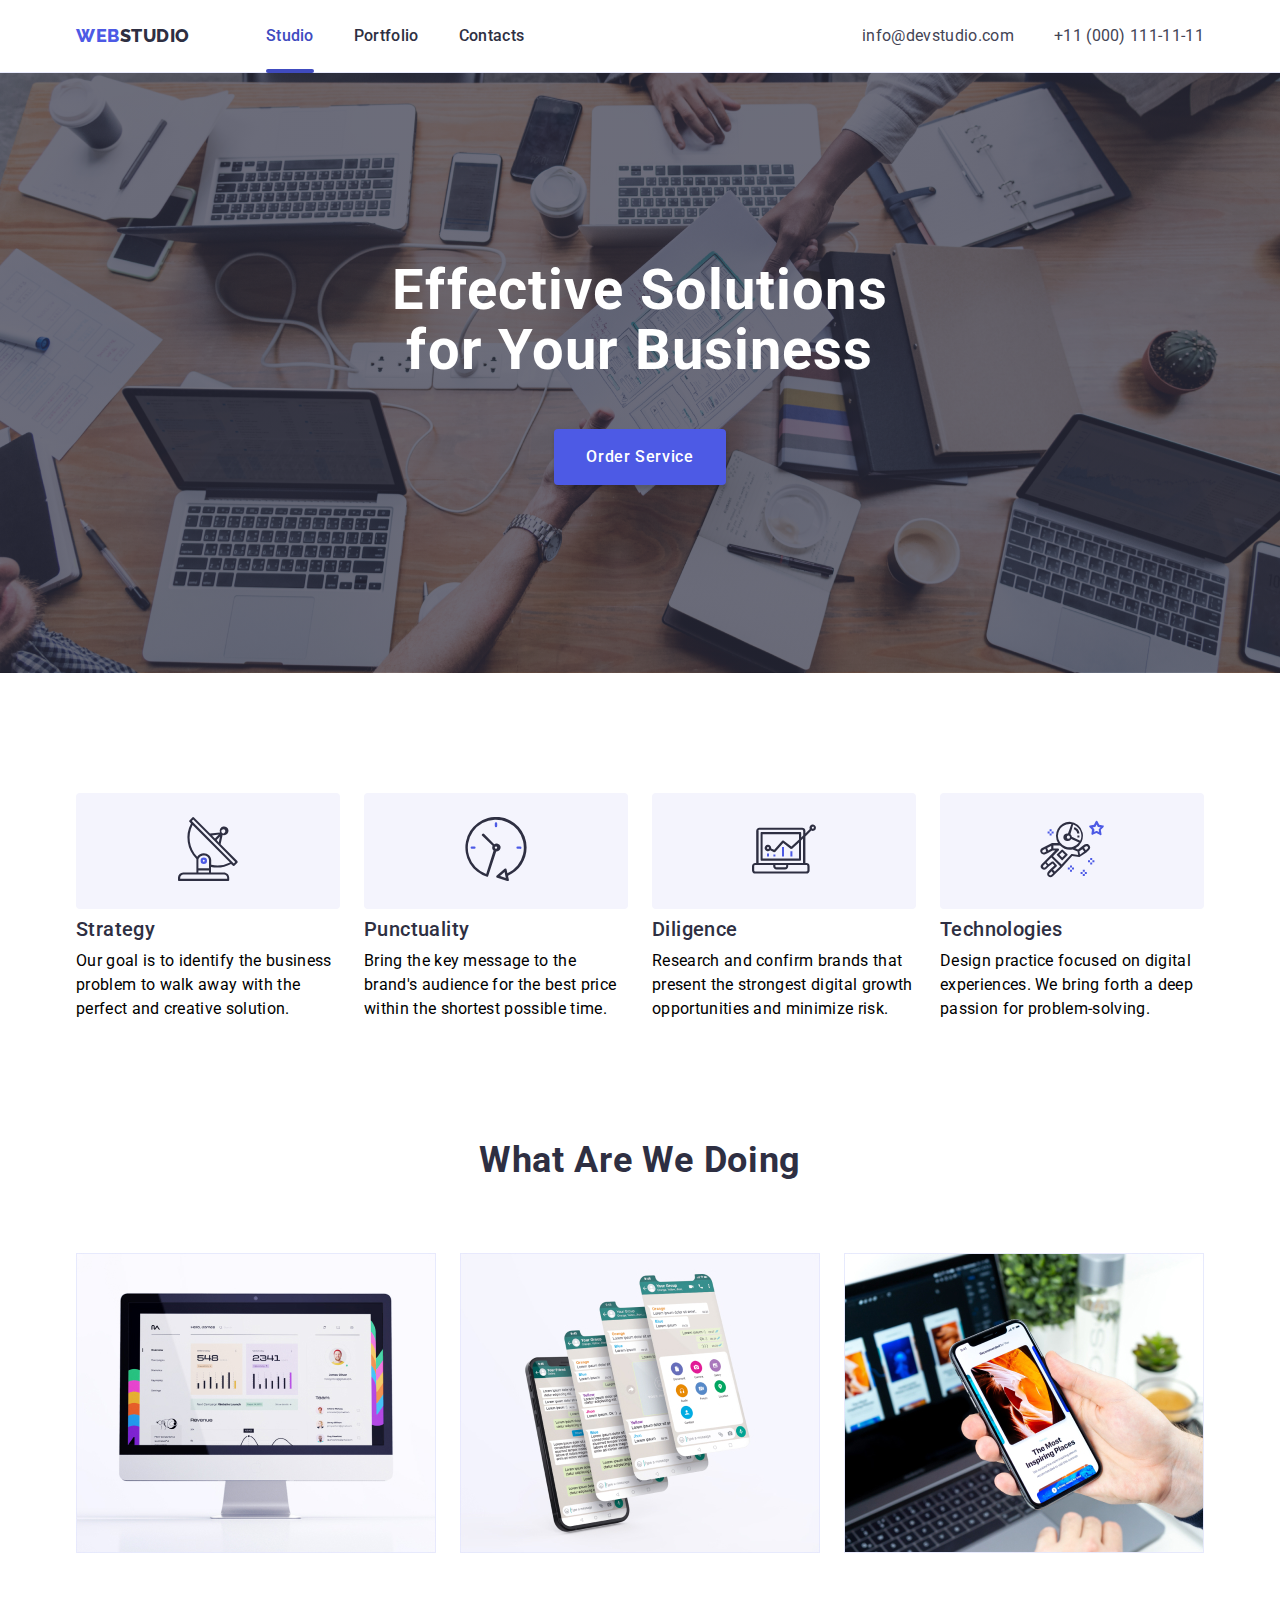
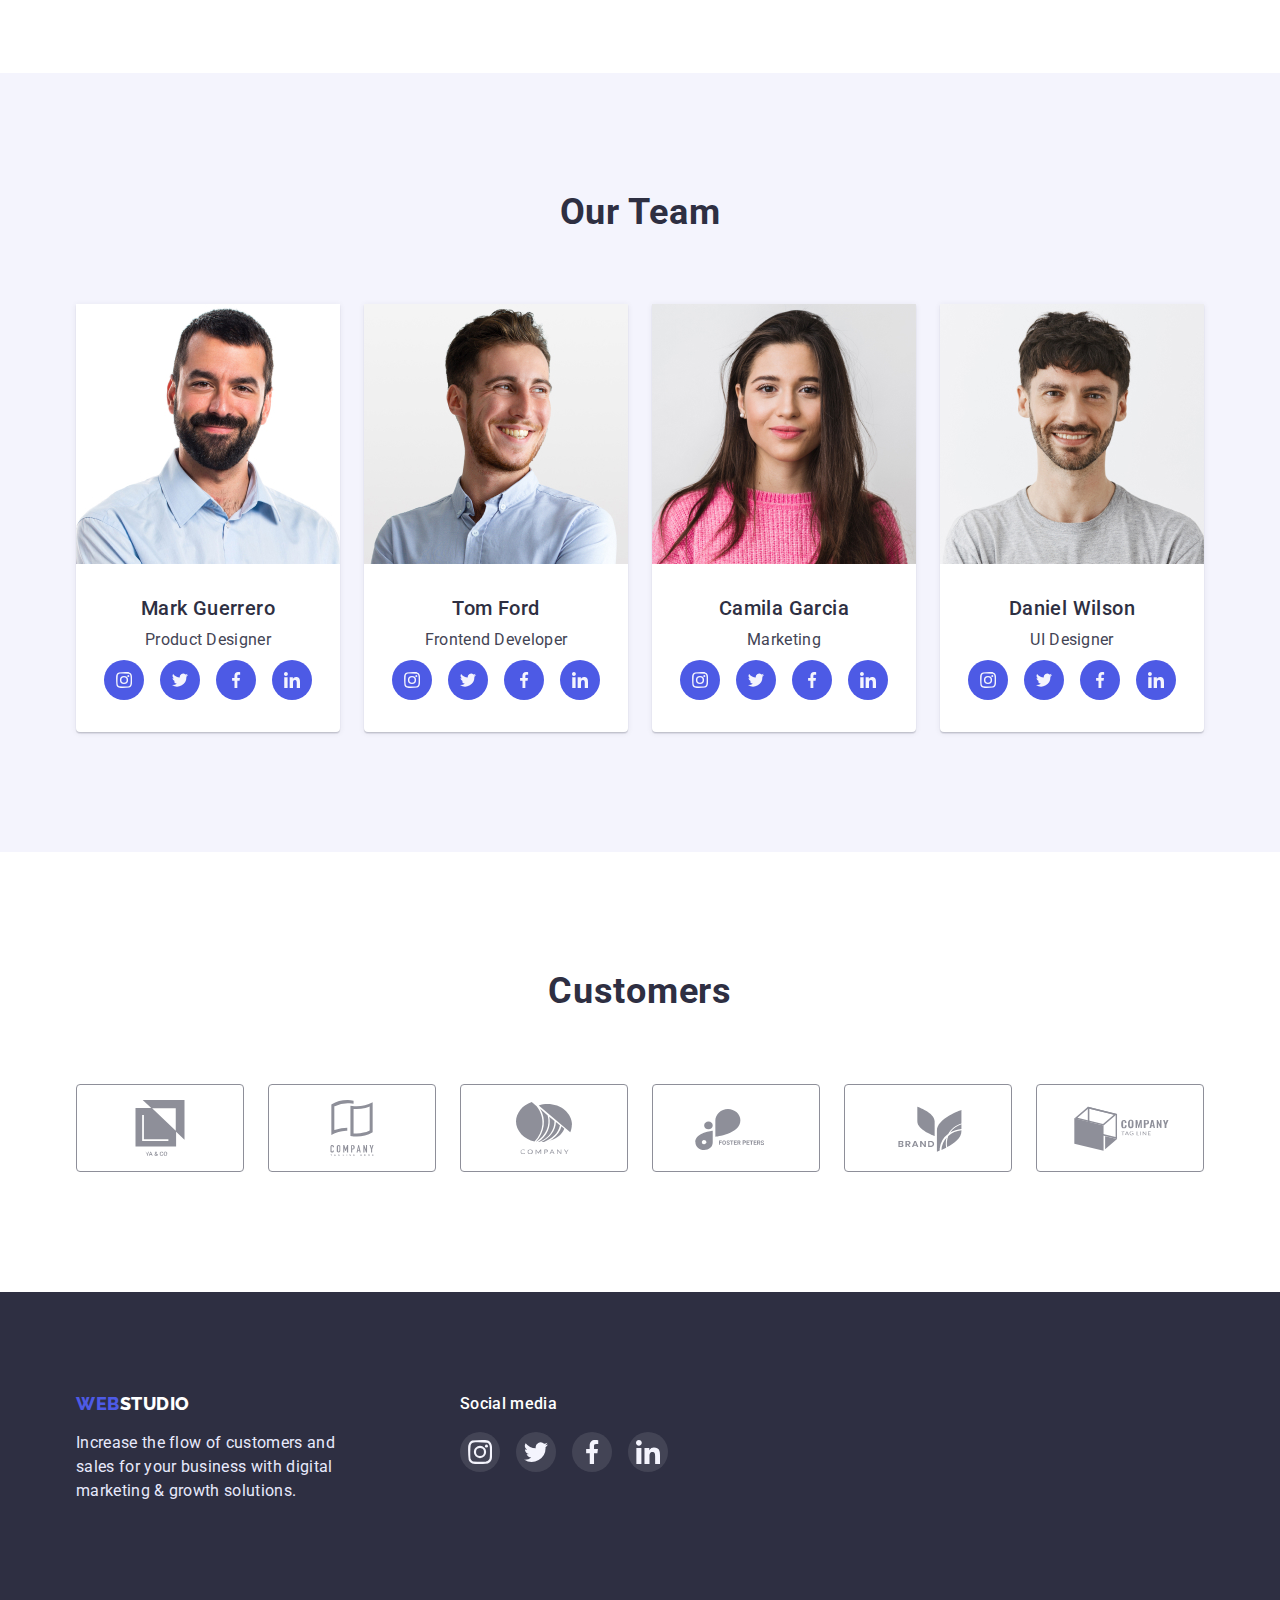
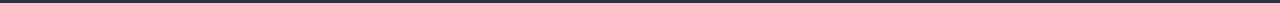
<file: index.html>
<!DOCTYPE html>
<html lang="en">
<head>
    <meta charset="UTF-8">
    <meta http-equiv="X-UA-Compatible" content="IE=edge">
    <meta name="viewport" content="width=device-width, initial-scale=1.0">
    <title>Web Studio | Home Page</title>
    <link rel="stylesheet" href="https://cdn.jsdelivr.net/npm/modern-normalize@1.1.0/modern-normalize.css">
    <link rel="stylesheet" href="./css/styles.css">
    <link rel="preconnect" href="https://fonts.googleapis.com">
    <link rel="preconnect" href="https://fonts.gstatic.com" crossorigin>
    <link href="https://fonts.googleapis.com/css2?family=Raleway:wght@800&family=Roboto:wght@400;500;700;900&display=swap" rel="stylesheet">
</head>
<body>
    
         <header class="header">
            <div class="container page-header-container">
                <nav class="nav-bar">
                    <a class="logo-link" href="./index.html">
                        <span class="web-text">Web</span>Studio  
                    </a>
                    <ul class="list menu">
                        <li class="menu-item">
                            <a class="menu-item-link active-page" href="./index.html">Studio</a>
                        </li>
                        <li class="menu-item">
                            <a class="menu-item-link" href="./portfolio.html">Portfolio</a>
                        </li>
                        <li class="menu-item">
                            <a class="menu-item-link" href="">Contacts</a>
                        </li>  
                    </ul>         
                </nav> 
                <address>
                    <ul class="list list-contacts">
                        <li class="list-contacts-item">
                            <a class="contact-link" href="mailto:info@devstudio.com">info@devstudio.com</a>  
                        </li>
                        <li class="list-contacts-item">
                            <a class="contact-link" href="tel:+110001111111">+11 (000) 111-11-11</a> 
                        </li>
                    </ul>
                </address>
            </div>
        </header>
    
        <main>
            <section class="hero-section">
                <h1 class="hero-title">Effective Solutions for Your Business</h1>
                <button class="order-btn" type="button" data-modal-open>Order Service</button>
            </section>
    
            <section class="section advantages-section">
                <div class="container">
                    <ul class="list advantages">
                        <li class="advantages-item">
                            <div class="advantage-icon">
                                <svg class="icon" width="64" height="64">
                                    <use href="./images/icons.svg#icon-antenna"></use>
                                </svg>
                            </div>
                            <h3 class="advantage-title">Strategy</h3>
                            <p class="advantage-description">Our goal is to identify the business problem to walk away with the perfect and creative solution. </p>
                        </li>
                        <li class="advantages-item">
                            <div class="advantage-icon">
                                <svg class="icon" width="64" height="64">
                                    <use href="./images/icons.svg#icon-clock"></use>
                                </svg>
                            </div>
                            <h3 class="advantage-title">Punctuality</h3>
                            <p class="advantage-description">Bring the key message to the brand's audience for the best price within the shortest possible time.</p>
                        </li>
                        <li class="advantages-item">
                            <div class="advantage-icon">
                                <svg class="icon" width="64" height="64">
                                    <use href="./images/icons.svg#icon-diagram"></use>
                                </svg>
                            </div>
                            <h3 class="advantage-title">Diligence</h3>
                            <p class="advantage-description">Research and confirm brands that present the strongest digital growth opportunities and minimize risk.</p>
                        </li>
                        <li class="advantages-item">
                            <div class="advantage-icon">
                                <svg class="icon" width="64" height="64">
                                    <use href="./images/icons.svg#icon-astronaut"></use>
                                </svg>
                            </div>
                            <h3 class="advantage-title">Technologies</h3>
                            <p class="advantage-description">Design practice focused on digital experiences. We bring forth a deep passion for problem-solving.</p>
                        </li>
                    </ul>
                </div>
                
            </section>
    
            <section class="section">
                <div class="container">
                    <h2 class="section-title">What are we doing</h2>
                    <ul class="list doing-list">
                        <li class="doing-item">
                            <img src="./images/img1.jpg" alt="Screen on the table" width="360">  
                        </li>
                        <li>
                            <img src="./images/img2.jpg" alt="Many screens" width="360">
                        </li>
                        <li>
                            <img src="./images/img3.jpg" alt="Many screens" width="360">  
                        </li>
                    </ul>
                </div>
            </section>
    
            <section class="section team-section">
                <div class="container">
                    <h2 class="section-title">Our Team</h2>
                    <ul class="list employeers">
                        <li class="character-box">
                            <img src="./images/img4.jpg" alt="Profile picture" width="264" height="260">
                            <div class="character-info">
                                <h3 class="member-name">Mark Guerrero</h3>
                                <p class="member-status">Product Designer</p> 
                                <ul class="list social-list">
                                    <li>
                                        <a class="social-link" href="">
                                            <svg class="social-link-icon">
                                                <use href="./images/icons.svg#icon-instagram"></use>
                                            </svg>
                                        </a>
                                    </li>
                                    <li>
                                        <a class="social-link" href="">
                                            <svg class="social-link-icon">
                                                <use href="./images/icons.svg#icon-twitter"></use>
                                            </svg>
                                        </a>
                                    </li>
                                    <li>
                                        <a class="social-link" href="">
                                            <svg class="social-link-icon">
                                                <use href="./images/icons.svg#icon-facebook"></use>
                                            </svg>
                                        </a>
                                    </li>
                                    <li>
                                        <a class="social-link" href="">
                                            <svg class="social-link-icon">
                                                <use href="./images/icons.svg#icon-linkedin"></use>
                                            </svg>
                                        </a>
                                    </li>
                                </ul>  
                            </div>
                        </li>
        
                        <li class="character-box">
                            <img src="./images/img5.jpg" alt="Profile picture" width="264" height="260">
                            <div class="character-info">
                                <h3 class="member-name">Tom Ford</h3>
                                <p class="member-status">Frontend Developer</p>
                                <ul class="list social-list">
                                    <li>
                                        <a class="social-link" href="">
                                            <svg class="social-link-icon">
                                                <use href="./images/icons.svg#icon-instagram"></use>
                                            </svg>
                                        </a>
                                    </li>
                                    <li>
                                        <a class="social-link" href="">
                                            <svg class="social-link-icon">
                                                <use href="./images/icons.svg#icon-twitter"></use>
                                            </svg>
                                        </a>
                                    </li>
                                    <li>
                                        <a class="social-link" href="">
                                            <svg class="social-link-icon">
                                                <use href="./images/icons.svg#icon-facebook"></use>
                                            </svg>
                                        </a>
                                    </li>
                                    <li>
                                        <a class="social-link" href="">
                                            <svg class="social-link-icon">
                                                <use href="./images/icons.svg#icon-linkedin"></use>
                                            </svg>
                                        </a>
                                    </li>
                                </ul>   
                            </div>    
                        </li>
        
                        <li class="character-box">
                            <img src="./images/img6.jpg" alt="Profile picture" width="264" height="260">
                            <div class="character-info">
                                <h3 class="member-name">Camila Garcia</h3> 
                                <p class="member-status">Marketing</p>
                                <ul class="list social-list">
                                    <li>
                                        <a class="social-link" href="">
                                            <svg class="social-link-icon">
                                                <use href="./images/icons.svg#icon-instagram"></use>
                                            </svg>
                                        </a>
                                    </li>
                                    <li>
                                        <a class="social-link" href="">
                                            <svg class="social-link-icon">
                                                <use href="./images/icons.svg#icon-twitter"></use>
                                            </svg>
                                        </a>
                                    </li>
                                    <li>
                                        <a class="social-link" href="">
                                            <svg class="social-link-icon">
                                                <use href="./images/icons.svg#icon-facebook"></use>
                                            </svg>
                                        </a>
                                    </li>
                                    <li>
                                        <a class="social-link" href="">
                                            <svg class="social-link-icon">
                                                <use href="./images/icons.svg#icon-linkedin"></use>
                                            </svg>
                                        </a>
                                    </li>
                                </ul>    
                            </div>
                        </li>
        
                        <li class="character-box">
                            <img src="./images/img7.jpg" alt="Profile picture" width="264" height="260">
                            <div class="character-info">
                                <h3 class="member-name">Daniel Wilson</h3> 
                                <p class="member-status">UI Designer</p>
                                <ul class="list social-list">
                                    <li>
                                        <a class="social-link" href="">
                                            <svg class="social-link-icon">
                                                <use href="./images/icons.svg#icon-instagram"></use>
                                            </svg>
                                        </a>
                                    </li>
                                    <li>
                                        <a class="social-link" href="">
                                            <svg class="social-link-icon">
                                                <use href="./images/icons.svg#icon-twitter"></use>
                                            </svg>
                                        </a>
                                    </li>
                                    <li>
                                        <a class="social-link" href="">
                                            <svg class="social-link-icon">
                                                <use href="./images/icons.svg#icon-facebook"></use>
                                            </svg>
                                        </a>
                                    </li>
                                    <li>
                                        <a class="social-link" href="">
                                            <svg class="social-link-icon">
                                                <use href="./images/icons.svg#icon-linkedin"></use>
                                            </svg>
                                        </a>
                                    </li>
                                </ul>    
                            </div>
                        </li>
                    </ul>
                </div>
            </section>  
            
            <section class="section">
                <div class="container">
                    <h2 class="section-title">Customers</h2>
                    <ul class="list customers-list">
                        <li>
                            <a class="customer-icon-link" href="">
                                <svg class="customer-icon">
                                    <use href="./images/icons.svg#icon-customers-1"></use>
                                </svg>    
                            </a>
                        </li>
                        <li>
                            <a class="customer-icon-link" href="">
                                <svg class="customer-icon">
                                    <use href="./images/icons.svg#icon-customers-2"></use>
                                </svg>    
                            </a>
                        </li>
                        <li>
                            <a class="customer-icon-link" href="">
                                <svg class="customer-icon">
                                    <use href="./images/icons.svg#icon-customers-3"></use>
                                </svg>    
                            </a>
                        </li>
                        <li>
                            <a class="customer-icon-link" href="">
                                <svg class="customer-icon">
                                    <use href="./images/icons.svg#icon-customers-4"></use>
                                </svg>    
                            </a>
                        </li>
                        <li>
                            <a class="customer-icon-link" href="">
                                <svg class="customer-icon">
                                    <use href="./images/icons.svg#icon-customers-5"></use>
                                </svg>    
                            </a>
                        </li>
                        <li>
                            <a class="customer-icon-link" href="">
                                <svg class="customer-icon">
                                    <use href="./images/icons.svg#icon-customers-6"></use>
                                </svg>    
                            </a>
                        </li>
                    </ul>
                </div>
            </section>
        </main>
    
        <footer class="footer">
            <section class="container footer-section">
                <div>
                    <a class="logo-link-footer" href="./index.html">
                        <span class="web-text">Web</span>Studio  
                    </a>
                    <p class="footer-description">Increase the flow of customers and sales for your business with digital marketing &#38; growth solutions.</p>    
                </div>
                <div>
                    <p class="footer-social-text">Social media</p>
                    <ul class="list social-list">
                        <li>
                            <a class="footer-social-link" href="">
                                <svg class="footer-social-link-icon">
                                    <use href="./images/icons.svg#icon-instagram"></use>
                                </svg>
                            </a>
                        </li>
                        <li>
                            <a class="footer-social-link" href="">
                                <svg class="footer-social-link-icon">
                                    <use href="./images/icons.svg#icon-twitter"></use>
                                </svg>
                            </a>
                        </li>
                        <li>
                            <a class="footer-social-link" href="">
                                <svg class="footer-social-link-icon">
                                    <use href="./images/icons.svg#icon-facebook"></use>
                                </svg>
                            </a>
                        </li>
                        <li>
                            <a class="footer-social-link" href="">
                                <svg class="footer-social-link-icon">
                                    <use href="./images/icons.svg#icon-linkedin"></use>
                                </svg>
                            </a>
                        </li>
                    </ul> 
                </div>
            </section>
        </footer>

        <div class="backdrop is-hidden" data-modal>
            <div class="modal-window">
                <button class="close-button" data-modal-close>
                    <svg class="close-button-icon">
                        <use href="./images/icons.svg#icon-close-blackdrop"></use>
                    </svg>    
                </button>
                
            </div>
        </div>

        <script src="./js/modal.js"></script>

</body>
</html>
</file>
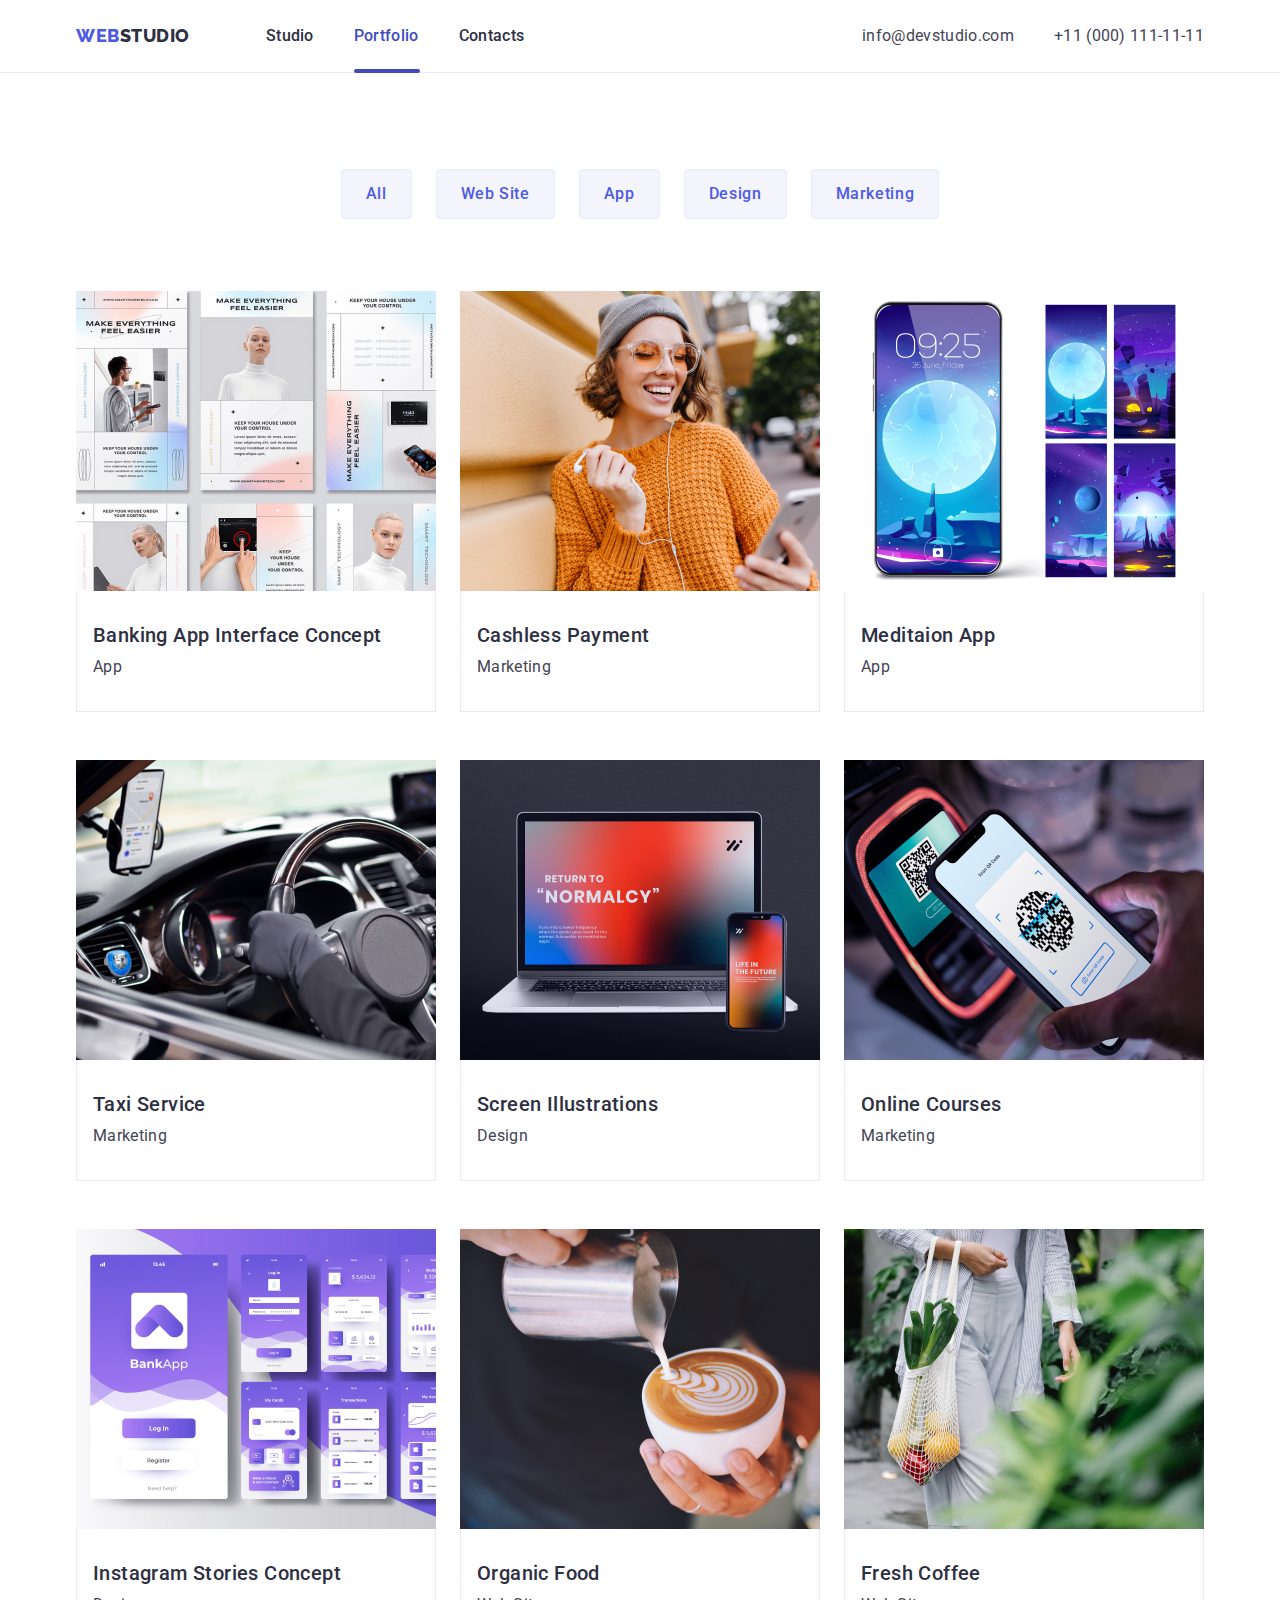
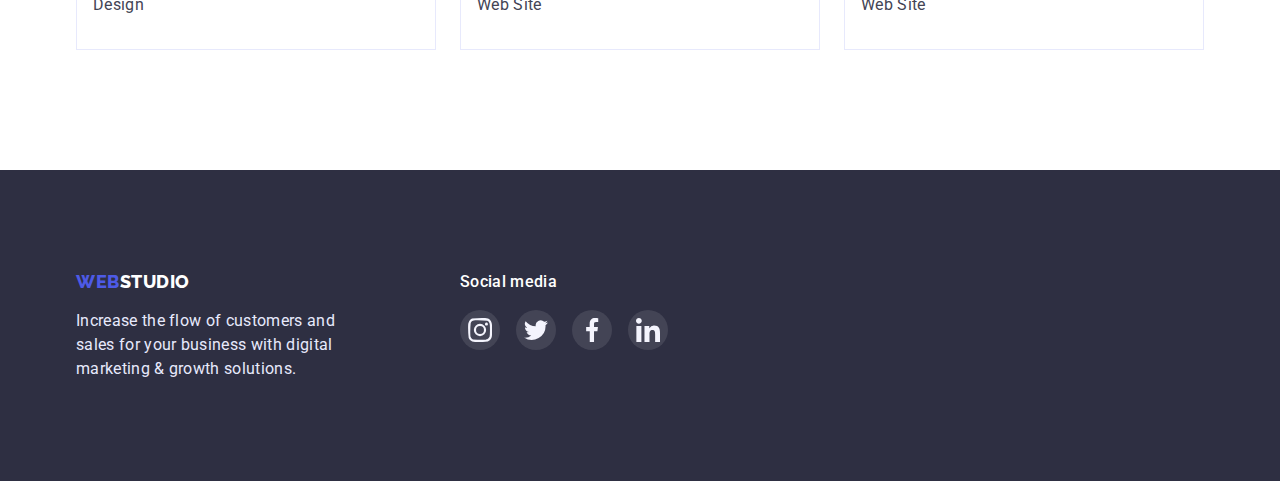
<file: portfolio.html>
<!DOCTYPE html>
<html lang="en">
<head>
    <meta charset="UTF-8">
    <meta http-equiv="X-UA-Compatible" content="IE=edge">
    <meta name="viewport" content="width=device-width, initial-scale=1.0">
    <title>Portfolio | Web Studio</title>
    <link rel="stylesheet" href="https://cdn.jsdelivr.net/npm/modern-normalize@1.1.0/modern-normalize.css">
    <link rel="stylesheet" href="./css/styles.css">
    <link rel="preconnect" href="https://fonts.googleapis.com">
    <link rel="preconnect" href="https://fonts.gstatic.com" crossorigin>
    <link href="https://fonts.googleapis.com/css2?family=Raleway:wght@800&family=Roboto:wght@400;500;700;900&display=swap" rel="stylesheet">
</head>
<body>

        <header class="header">
            <div class="container page-header-container">
                <nav class="nav-bar">
                    <a class="logo-link" href="./index.html">
                        <span class="web-text">Web</span>Studio  
                    </a>
                    <ul class="list menu">
                        <li class="menu-item">
                            <a class="menu-item-link" href="./index.html">Studio</a>
                        </li>
                        <li class="menu-item">
                            <a class="menu-item-link active-page-portfolio" href="./portfolio.html">Portfolio</a>
                        </li>
                        <li class="menu-item">
                            <a class="menu-item-link" href="">Contacts</a>
                        </li>  
                    </ul>         
                </nav> 
                <address>
                    <ul class="list list-contacts">
                        <li class="list-contacts-item">
                            <a class="contact-link" href="mailto:info@devstudio.com">info@devstudio.com</a>  
                        </li>
                        <li class="list-contacts-item">
                            <a class="contact-link" href="tel:+110001111111">+11 (000) 111-11-11</a> 
                        </li>
                    </ul>
                </address>
            </div>
        </header>
    
        <main>
            <section class="portfolio-section">
                <div class="container">    
                    <ul class="buttons list">
                        <li>
                            <button class="button" type="button">All</button>
                        </li>
                        <li>
                            <button class="button" type="button">Web Site</button>
                        </li>
                        <li>
                            <button class="button" type="button">App</button>
                        </li>
                        <li>
                            <button class="button" type="button">Design</button>
                        </li>
                        <li>
                            <button class="button" type="button">Marketing</button>
                        </li>
                    </ul>
        
                    <ul class="list portfolio-items">
                        <li class="item-block">
                            <div class="overlay-block">
                                <a class="overlay-link" href="">
                                    <img src="./images/portfolio1.jpg" alt="Some Description" width="360"> 
                                    <p class="overlay">14 Stylish and User-Friendly App Design Concepts · Task Manager App · Calorie Tracker App · Exotic Fruit Ecommerce App · Cloud Storage App</p>      
                                </a>  
                            </div>
                                                     
                            <div class="image-info">
                                <h3 class="work-name">Banking App Interface Concept</h3>
                                <p class="work-status">App</p>
                            </div>
                            
                        </li>
                        <li class="item-block">
                            <div class="overlay-block">
                                <a class="overlay-link" href="">
                                    <img src="./images/portfolio2.jpg" alt="Some Description" width="360"> 
                                    <p class="overlay">14 Stylish and User-Friendly App Design Concepts · Task Manager App · Calorie Tracker App · Exotic Fruit Ecommerce App · Cloud Storage App</p>      
                                </a>  
                            </div>
                            <div class="image-info">
                                <h3 class="work-name">Cashless Payment</h3>
                                <p class="work-status">Marketing</p>
                            </div>
                            
                        </li>
                        <li class="item-block">
                            <div class="overlay-block">
                                <a class="overlay-link" href="">
                                    <img src="./images/portfolio3.jpg" alt="Some Description" width="360"> 
                                    <p class="overlay">14 Stylish and User-Friendly App Design Concepts · Task Manager App · Calorie Tracker App · Exotic Fruit Ecommerce App · Cloud Storage App</p>      
                                </a>  
                            </div>
                            <div class="image-info">
                                <h3 class="work-name">Meditaion App</h3>
                                <p class="work-status">App</p>
                            </div> 
                        </li>
                        <li class="item-block">
                            <div class="overlay-block">
                                <a class="overlay-link" href="">
                                    <img src="./images/portfolio4.jpg" alt="Some Description" width="360"> 
                                    <p class="overlay">14 Stylish and User-Friendly App Design Concepts · Task Manager App · Calorie Tracker App · Exotic Fruit Ecommerce App · Cloud Storage App</p>      
                                </a>  
                            </div>
                            <div class="image-info">
                                <h3 class="work-name">Taxi Service</h3>
                                <p class="work-status">Marketing</p>
                            </div>                        
                        </li>
                        <li class="item-block">
                            <div class="overlay-block">
                                <a class="overlay-link" href="">
                                    <img src="./images/portfolio5.jpg" alt="Some Description" width="360"> 
                                    <p class="overlay">14 Stylish and User-Friendly App Design Concepts · Task Manager App · Calorie Tracker App · Exotic Fruit Ecommerce App · Cloud Storage App</p>      
                                </a>  
                            </div>
                            <div class="image-info">
                                <h3 class="work-name">Screen Illustrations</h3>
                                <p class="work-status">Design</p>
                            </div>
                        </li>
                        <li class="item-block">
                            <div class="overlay-block">
                                <a class="overlay-link" href="">
                                    <img src="./images/portfolio6.jpg" alt="Some Description" width="360"> 
                                    <p class="overlay">14 Stylish and User-Friendly App Design Concepts · Task Manager App · Calorie Tracker App · Exotic Fruit Ecommerce App · Cloud Storage App</p>      
                                </a>  
                            </div>
                            <div class="image-info">
                                <h3 class="work-name">Online Courses</h3>
                                <p class="work-status">Marketing</p>
                            </div>                        
                        </li>
                        <li class="item-block">
                            <div class="overlay-block">
                                <a class="overlay-link" href="">
                                    <img src="./images/portfolio7.jpg" alt="Some Description" width="360"> 
                                    <p class="overlay">14 Stylish and User-Friendly App Design Concepts · Task Manager App · Calorie Tracker App · Exotic Fruit Ecommerce App · Cloud Storage App</p>      
                                </a>  
                            </div>
                            <div class="image-info">
                                <h3 class="work-name">Instagram Stories Concept</h3>
                                <p class="work-status">Design</p>
                            </div>                        
                        </li>
                        <li class="item-block">
                            <div class="overlay-block">
                                <a class="overlay-link" href="">
                                    <img src="./images/portfolio8.jpg" alt="Some Description" width="360"> 
                                    <p class="overlay">14 Stylish and User-Friendly App Design Concepts · Task Manager App · Calorie Tracker App · Exotic Fruit Ecommerce App · Cloud Storage App</p>      
                                </a>  
                            </div>
                            <div class="image-info">
                               <h3 class="work-name">Organic Food</h3>
                                <p class="work-status">Web Site</p> 
                            </div>                        
                        </li>
                        <li class="item-block">
                            <div class="overlay-block">
                                <a class="overlay-link" href="">
                                    <img src="./images/portfolio9.jpg" alt="Some Description" width="360"> 
                                    <p class="overlay">14 Stylish and User-Friendly App Design Concepts · Task Manager App · Calorie Tracker App · Exotic Fruit Ecommerce App · Cloud Storage App</p>      
                                </a>  
                            </div>
                            <div class="image-info">
                                <h3 class="work-name">Fresh Coffee</h3>
                                <p class="work-status">Web Site</p>
                            </div>                        
                        </li>
                    </ul>
                </div>   
            </section>
        </main>
        
        <footer class="footer">
            <section class="container footer-section">
                <div>
                    <a class="logo-link-footer" href="./index.html">
                        <span class="web-text">Web</span>Studio  
                    </a>
                    <p class="footer-description">Increase the flow of customers and sales for your business with digital marketing &#38; growth solutions.</p>    
                </div>
                <div>
                    <p class="footer-social-text">Social media</p>
                    <ul class="list social-list">
                        <li>
                            <a class="footer-social-link" href="">
                                <svg class="footer-social-link-icon">
                                    <use href="./images/icons.svg#icon-instagram"></use>
                                </svg>
                            </a>
                        </li>
                        <li>
                            <a class="footer-social-link" href="">
                                <svg class="footer-social-link-icon">
                                    <use href="./images/icons.svg#icon-twitter"></use>
                                </svg>
                            </a>
                        </li>
                        <li>
                            <a class="footer-social-link" href="">
                                <svg class="footer-social-link-icon">
                                    <use href="./images/icons.svg#icon-facebook"></use>
                                </svg>
                            </a>
                        </li>
                        <li>
                            <a class="footer-social-link" href="">
                                <svg class="footer-social-link-icon">
                                    <use href="./images/icons.svg#icon-linkedin"></use>
                                </svg>
                            </a>
                        </li>
                    </ul> 
                </div>
            </section>
        </footer>
        
</body>
</html>
</file>
<file: css/styles.css>
/* ========================== GENERAL SETTINGS ========================== */

:root {
    --iris: #4D5AE5;
    --ocean: #404BBF;
    --navy-blue: #2E2F42;
    --green: #31D0AA;
    --slate: #434455;
    --light-slate: #8E8F99;
    --cornflower: #E7E9FC;
    --cloud: #F4F4FD;
    --navy-blue-modal: #2E2F42;
    --grey: #2E2F42;
    
    --primary-font: 'Roboto', sans-serif;
    --secondary-font: 'Raleway', sans-serif;
}

h1, 
h2, 
h3, 
h4 {
    margin-top: 0;
    margin-bottom: 0;
}

ol,
ul,
p {
    margin-top: 0;
    margin-bottom: 0;
    padding-left: 0;
}

a {
    text-decoration: none;
}

img {
    display: block;
}

button {
    cursor: pointer;
}

.list {
    list-style: none;
}

body {
    font-family: var(--primary-font);
}

.container {
    width: 1158px;
    margin-right: auto;
    margin-left: auto;
    padding-right: 15px;
    padding-left: 15px;
}

.section {
    padding-top: 120px;
    padding-bottom: 120px;
}

.section-title {
    font-weight: 700;
    font-size: 36px;
    line-height: 1.1;
    text-align: center;
    letter-spacing: 0.02em;
    text-transform: capitalize;
    color: var(--navy-blue);
    margin-bottom: 72px;
}

/* ========================== HEADER ========================== */

.header {
    padding-top: 24px;
    padding-bottom: 24px;
    border-bottom: 1px solid var(--cornflower);
}

.page-header-container {
    display: flex;
    align-items: center;
    justify-content: space-between;
}

.nav-bar {
    display: flex;
    align-items: center;
}

.menu {
    display: flex;
    align-items: center;
}

.list-contacts {
    display: flex;
    align-items: center;
}

.logo-link {
    margin-right: 76px;
    font-family: var(--secondary-font);
    font-weight: 800;
    font-size: 18px;
    line-height: 1.3;
    display: flex;
    align-items: center;
    letter-spacing: 0.03em;
    text-transform: uppercase;
    color: var(--navy-blue);
}

.web-text {
    color: var(--iris);
}

.menu-item:not(:last-child) {
    margin-right: 40px;
}

.menu-item {
    position: relative;
}

.menu-item-link {
    font-weight: 500;
    font-size: 16px;
    line-height: 1.5;
    letter-spacing: 0.02em;
    color: var(--navy-blue);
    transition: color 250ms cubic-bezier(0.4, 0, 0.2, 1);
}

.menu-item-link:hover,
.menu-item-link:focus {
    color: var(--ocean);
}

.list-contacts-item:first-child {
    margin-right: 40px;
}

.contact-link {
    font-style: normal;
    font-weight: 400;
    font-size: 16px;
    line-height: 1.5;
    letter-spacing: 0.02em;
    color: var(--slate);
    transition: color 250ms cubic-bezier(0.4, 0, 0.2, 1);
}

.contact-link:hover,
.contact-link:focus {
    color: var(--ocean);
}

.active-page {
    color: var(--ocean); 
}

.active-page::after {
    content: '';
    display: block;
    position: absolute;
    background-color: var(--ocean);
    width: 48px;
    height: 4px;
    border-radius: 4px;
    margin-top: 21px;
}

.active-page-portfolio {
    color: var(--ocean);
}

.active-page-portfolio::after {
    content: '';
    display: block;
    position: absolute;
    background-color: var(--ocean);
    width: 66px;
    height: 4px;
    border-radius: 4px;
    margin-top: 21px;
}


/* ========================== HERO SECTION ========================== */

.hero-section {
    padding-top: 188px;
    padding-bottom: 188px;
    display: flex;
    flex-direction: column;
    align-items: center;
    background-color: var(--navy-blue);
    background-image: linear-gradient(rgba(46, 47, 66, 0.7), rgba(46, 47, 66, 0.7)), url('../images/hero-bg.jpg');
    background-position: center;
    background-size: cover;
}
.hero-title {
    width: 500px;
    font-weight: 700;
    font-size: 56px;
    line-height: 1.07;
    text-align: center;
    letter-spacing: 0.02em;
    color: #fff;
    margin-bottom: 48px;
}

.order-btn {
    font-family: var(--primary-font);
    font-style: normal;
    font-weight: 500;
    font-size: 16px;
    line-height: 1.5;
    display: flex;
    align-items: center;
    letter-spacing: 0.04em;
    color: #fff;
    padding: 16px 32px;
    background: var(--iris);
    box-shadow: 0px 4px 4px rgba(0, 0, 0, 0.15);
    border: none;
    border-radius: 4px;
    transition: background-color 250ms cubic-bezier(0.4, 0, 0.2, 1);
}

.order-btn:hover,
.order-btn:focus {
    background-color: var(--ocean);
}


/* ========================== ADVANTAGES SECTION ========================== */

.advantage-icon {
    background-color: var(--cloud);
    border-radius: 4px;
    padding: 24px 100px;
    margin-bottom: 8px;
}

.icon {
    fill: var(--navy-blue);
}

.advantages {
    display: flex;
    justify-content: space-between;
}

.advantages-section {
    padding-bottom: 0px;
}

.advantages-item {
    width: 264px;
}

.advantage-title {
    margin-bottom: 8px;
    font-weight: 500;
    font-size: 20px;
    line-height: 1.2;
    letter-spacing: 0.02em;
    color: var(--navy-blue);
}

.advantage-description {
    font-weight: 400;
    font-size: 16px;
    line-height: 1.5;
    letter-spacing: 0.02em;
}


/* ========================== WHAT ARE WE DOING SECTION ========================== */

.doing-list {
    display: flex;
    gap: 24px;
}

.doing-item {
    width: calc((100% - 48px) / 3);
}


/* ========================== OUR TEAM SECTION ========================== */

.team-section {
    background-color: var(--cloud);
}

.employeers {
    display: flex;
    gap: 24px;
}

.character-box {
    background: #fff;
    box-shadow: 0px 1px 6px rgba(46, 47, 66, 0.08), 
                0px 1px 1px rgba(46, 47, 66, 0.16), 
                0px 2px 1px rgba(46, 47, 66, 0.08);
    border-radius: 0px 0px 4px 4px;
}

.character-info {
    padding: 32px 16px;
}

.member-name {
    font-weight: 500;
    font-size: 20px;
    line-height: 1.2;
    text-align: center;
    letter-spacing: 0.02em;
    color: var(--navy-blue);
    margin-bottom: 8px;
}

.member-status {
    font-weight: 400;
    font-size: 16px;
    line-height: 1.5;
    text-align: center;
    letter-spacing: 0.02em;
    color: var(--slate);
    margin-bottom: 8px;
}

.social-link {
    display: flex;
    justify-content: center;
    align-items: center;
    background-color: var(--iris);
    width: 40px;
    height: 40px;
    border-radius: 50%;
    transition: background-color 250ms cubic-bezier(0.4, 0, 0.2, 1);
}

.social-link:hover,
.social-link:focus {
    background-color: var(--ocean);
}

.social-link-icon {
    fill: var(--cloud);
    width: 16px;
    height: 16px;
}

.social-list {
    display: flex;
    justify-content: center;
    align-items: center;
    gap: 16px;
}



/* ========================== CUSTOMERS SECTION ========================== */

.customers-list {
    display: flex;
    gap: 24px;
}

.customer-icon-link {
    display: flex;
    justify-content: center;
    align-items: center;
    border: 1px solid var(--light-slate);
    border-radius: 4px;
    width: 168px;
    height: 88px;
    transition: border-color 250ms cubic-bezier(0.4, 0, 0.2, 1);
}

.customer-icon-link:hover,
.customer-icon-link:focus {
    border-color: var(--ocean);
}

.customer-icon-link:hover .customer-icon,
.customer-icon-link:focus .customer-icon {
    fill: var(--ocean);
}

.customer-icon {
    width: 104px;
    height: 56px;
    fill: var(--light-slate);
    transition: fill 250ms cubic-bezier(0.4, 0, 0.2, 1);
}



/* ========================== FOOTER ========================== */

.footer-section {
    display: flex;
    gap: 120px;
    align-items: flex-start;
}

.footer {
    background-color: var(--navy-blue);
    padding-top: 100px;
    padding-bottom: 100px;
}

.logo-link-footer {
    margin-right: 76px;
    font-family: var(--secondary-font);
    font-weight: 800;
    font-size: 18px;
    line-height: 1.3;
    display: flex;
    align-items: center;
    letter-spacing: 0.03em;
    text-transform: uppercase;
    color: #fff;
    margin-bottom: 16px;
}

.footer-description {
    font-weight: 400;
    font-size: 16px;
    line-height: 1.5;
    letter-spacing: 0.02em;
    color: var(--cornflower);
    width: 264px;
}

.footer-social-text {
    font-weight: 500;
    font-size: 16px;
    line-height: 1.5;
    letter-spacing: 0.02em;
    color: #FFFFFF;
    margin-bottom: 16px;    
}

.footer-social-link {
    background-color: rgba(255, 255, 255, 0.1);
    width: 40px;
    height: 40px;
    display: flex;
    justify-content: center;
    align-items: center;
    border-radius: 50%;
    transition: background-color 250ms cubic-bezier(0.4, 0, 0.2, 1);
}

.footer-social-link-icon {
    width: 24px;
    height: 24px;
    fill: var(--cloud);
}

.footer-social-link:hover,
.footer-social-link:focus {
    background-color: var(--green);
}


/* ========================== PORTFOLIO PAGE ========================== */

.portfolio-section {
    padding-top: 96px;
    padding-bottom: 120px;
}

.buttons {
    display: flex;
    gap: 24px;
    justify-content: center;
    align-items: center;
    margin-bottom: 72px;
}

.button {
    font-family: var(--primary-font);
    font-style: normal;
    font-weight: 500;
    font-size: 16px;
    line-height: 1.5;
    display: flex;
    align-items: center;
    text-align: center;
    letter-spacing: 0.04em;
    color: var(--iris);
    border: 1px solid var(--cornflower);
    border-radius: 4px;
    background-color: var(--cloud);
    padding: 12px 24px;
    transition: color 250ms cubic-bezier(0.4, 0, 0.2, 1),
                background-color 250ms cubic-bezier(0.4, 0, 0.2, 1),
                border-color 250ms cubic-bezier(0.4, 0, 0.2, 1),
                box-shadow 250ms cubic-bezier(0.4, 0, 0.2, 1);
}

.button:hover,
.button:focus {
    color: #fff;
    background-color: var(--ocean);
    box-shadow: 0px 3px 1px rgba(0, 0, 0, 0.1), 
                0px 2px 1px rgba(0, 0, 0, 0.08), 
                0px 2px 2px rgba(0, 0, 0, 0.12);
    border-color: transparent;
}

.item-block {
    width: calc((100% - 24px * 2) / 3);
    transition: box-shadow 250ms cubic-bezier(0.4, 0, 0.2, 1);
}

.item-block:hover {
    cursor: pointer;
    box-shadow: 0px 1px 6px rgba(46, 47, 66, 0.08), 
                0px 1px 1px rgba(46, 47, 66, 0.16), 
                0px 2px 1px rgba(46, 47, 66, 0.08);
}

.portfolio-items {
    display: flex;
    flex-wrap: wrap;
    column-gap: 24px;
    row-gap: 48px;
}

.image-info {
    padding: 32px 16px;
    border: 1px solid var(--cornflower);
    border-top: none;
}

.work-name {
    font-weight: 500;
    font-size: 20px;
    line-height: 1.2;
    letter-spacing: 0.02em;
    color: var(--navy-blue);
    margin-bottom: 8px;
}

.work-status {
    font-weight: 400;
    font-size: 16px;
    line-height: 1.5;
    letter-spacing: 0.02em;
    color: var(--slate);
}

.overlay-block {
    position: relative;
    overflow: hidden;
}

.overlay {
    position: absolute;
    padding: 40px 32px;
    font-weight: 400;
    font-size: 16px;
    line-height: 1.5;
    letter-spacing: 0.02em;
    color: var(--cloud);
    background-color: var(--ocean);
    width: 100%;
    height: 100%;
    top: 0;
    left: 0;   

    transform: translate(0, 100%);
    transition: transform 250ms cubic-bezier(0.4, 0, 0.2, 1);
}

.item-block:hover .overlay,
.overlay-link:focus .overlay {
    transform: translate(0, 0);
}



/* ========================== BACKDROP ========================== */

.backdrop {
    display: flex;
    justify-content: center;
    align-items: center;
    position: fixed;
    top: 0;
    left: 0;
    background-color: rgba(46, 47, 66, 0.4);;
    width: 100%;
    height: 100%;
    z-index: 100;

    transition: opacity 250ms cubic-bezier(0.4, 0, 0.2, 1), 
                visibility 250ms cubic-bezier(0.4, 0, 0.2, 1);
}

.modal-window {
    position: absolute;
    background-color: #FCFCFC;
    border-radius: 4px;
    box-shadow: 0px 1px 1px rgba(0, 0, 0, 0.14), 
                0px 1px 3px rgba(0, 0, 0, 0.12), 
                0px 2px 1px rgba(0, 0, 0, 0.2);
    bottom: 12px;
    top: 88px;
    width: 408px;
}

.close-button {
    width: 24px;
    height: 24px;
    background-color: var(--cornflower);
    border-radius: 50%;
    border: 1px solid rgba(0, 0, 0, 0.1);
    display: flex;
    justify-content: center;
    align-items: center;
    position: absolute;
    top: 24px;
    right: 24px;
}

.close-button-icon {
    width: 8px;
    height: 8px;
}

.backdrop.is-hidden {
    visibility: hidden;
    opacity: 0;
    pointer-events: none;
}
</file>
